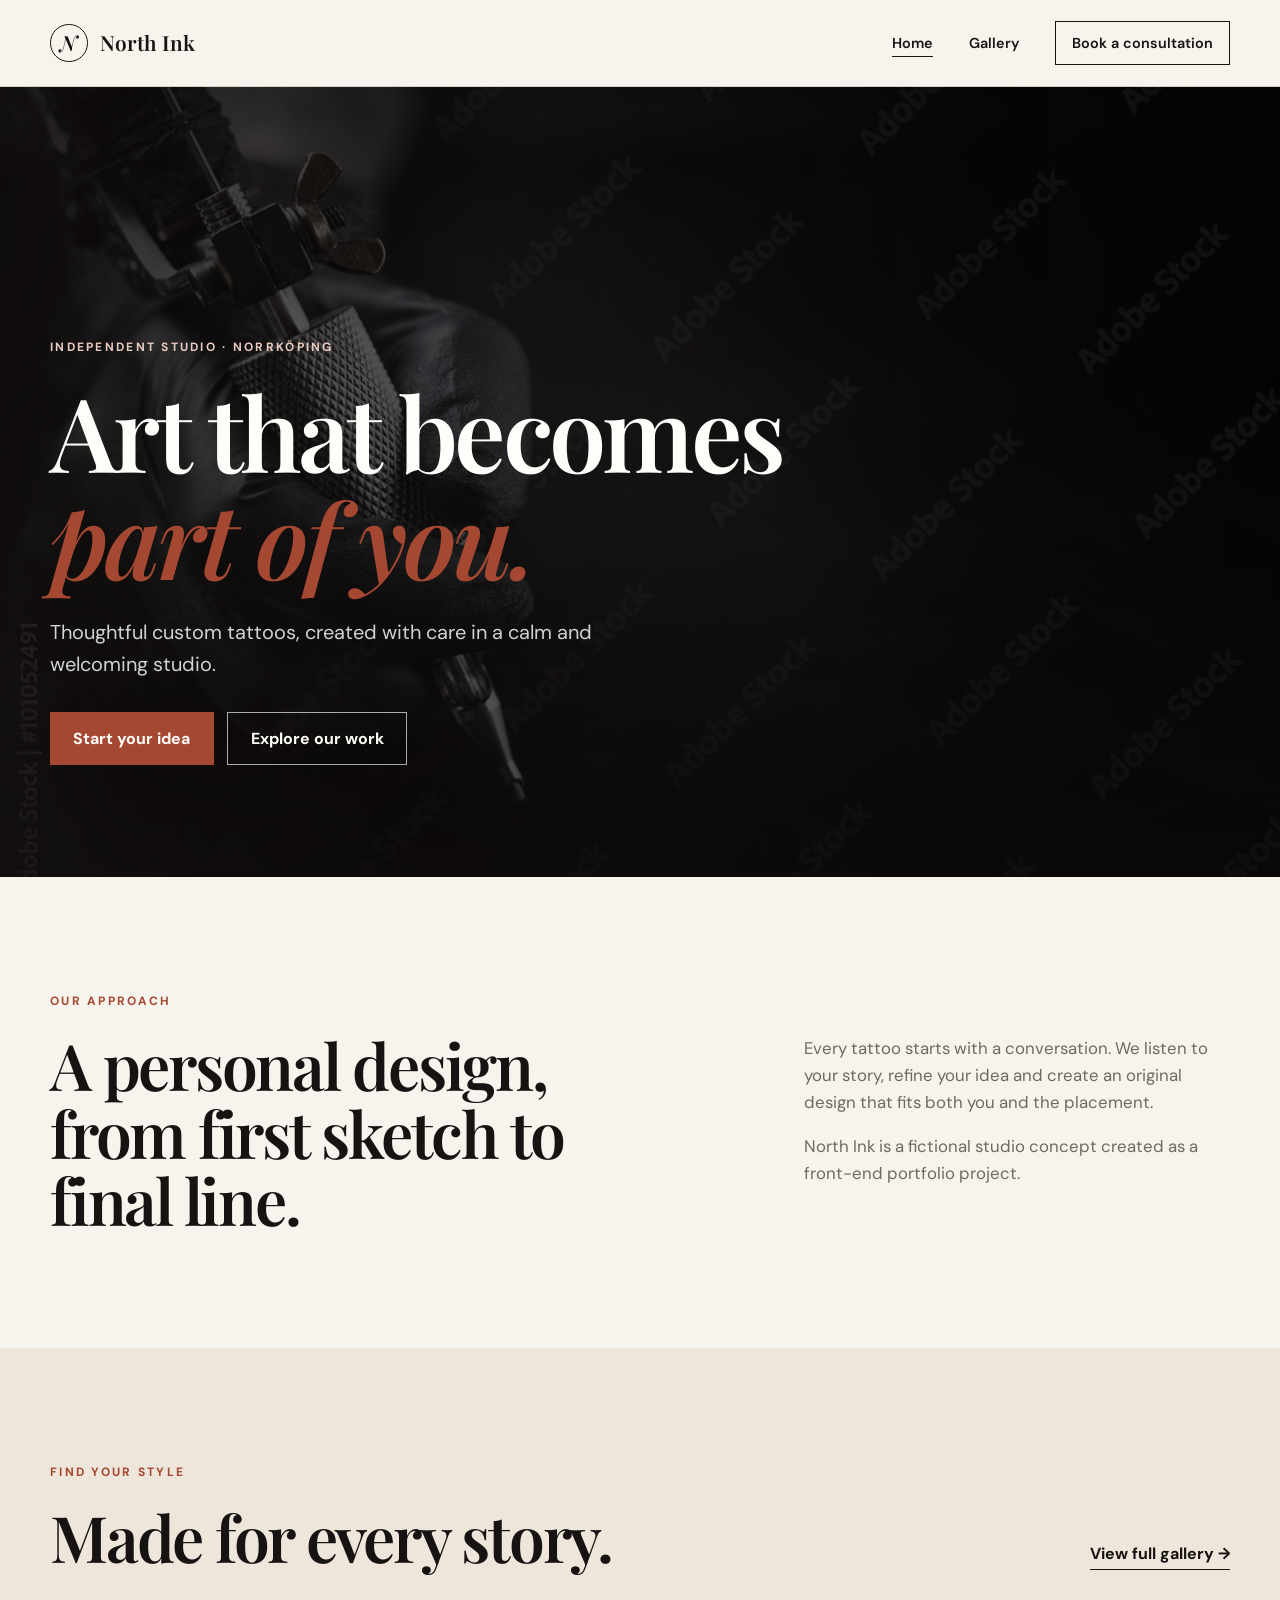
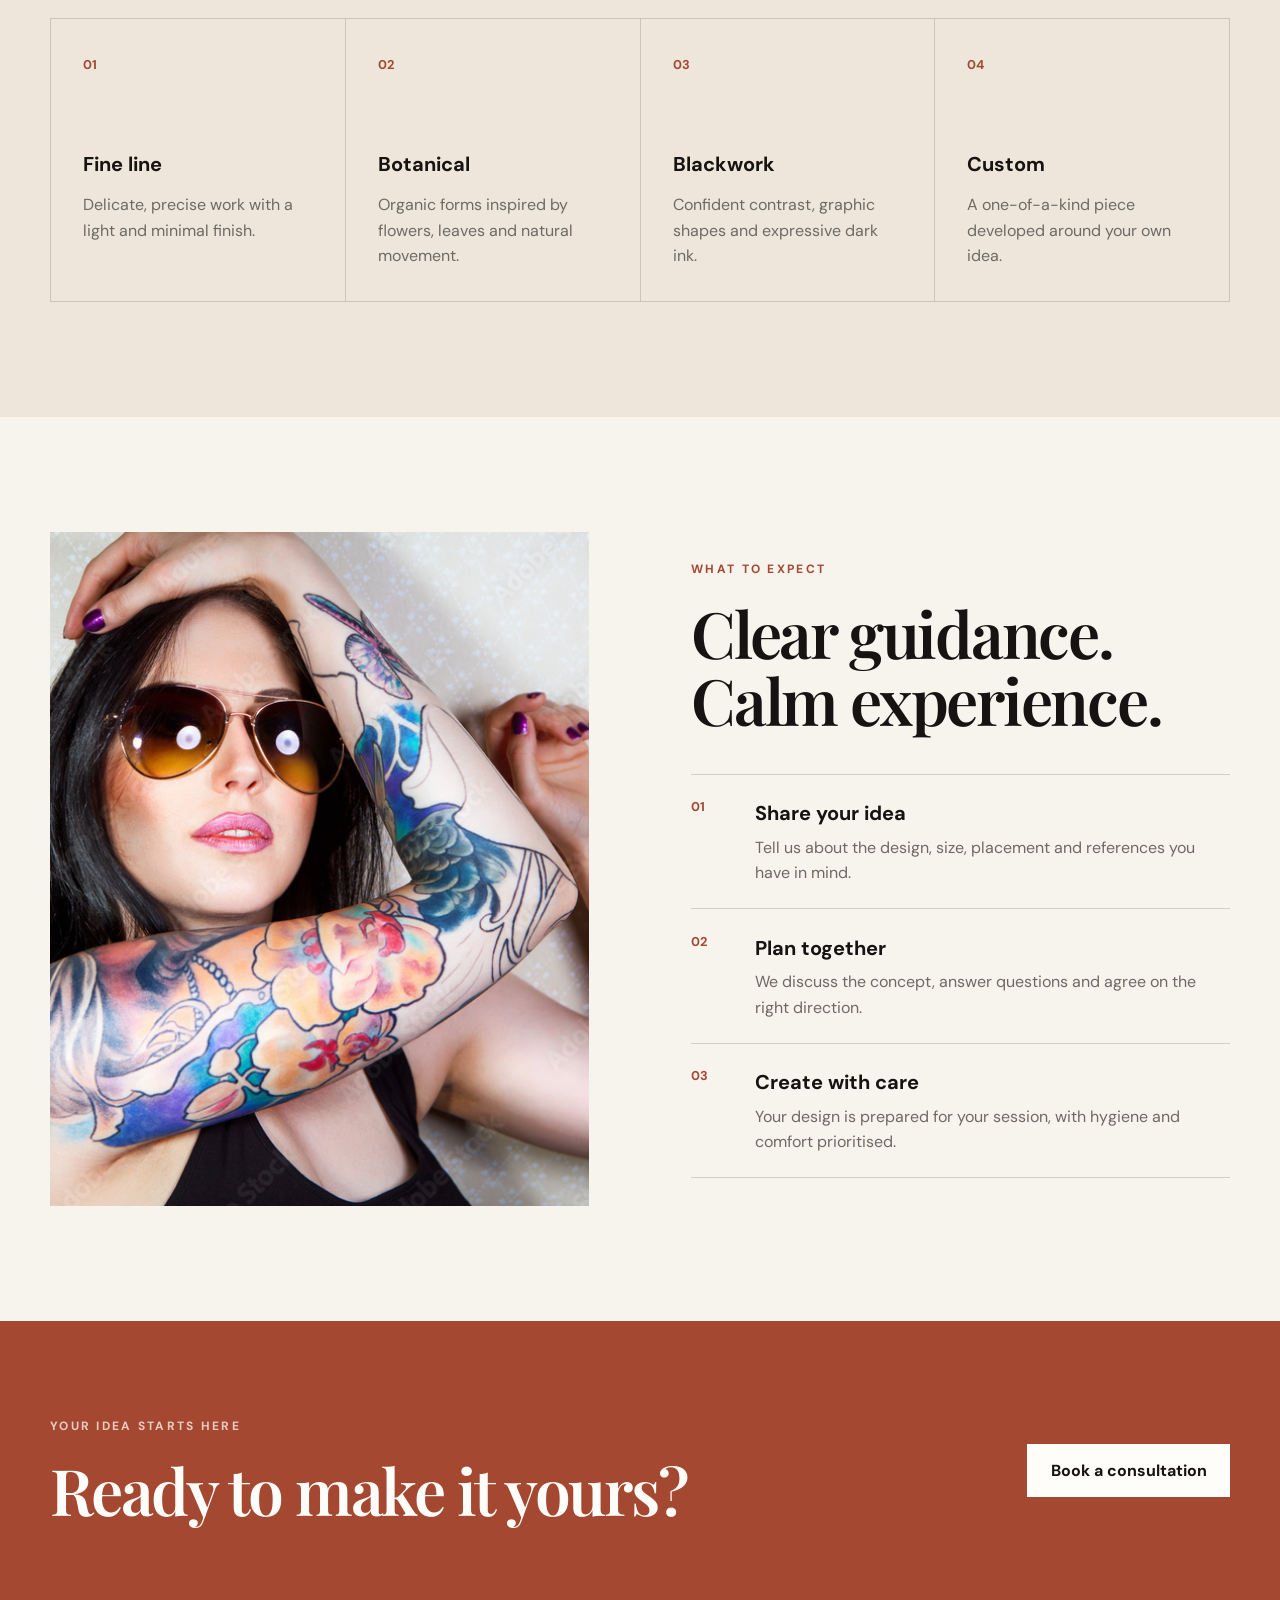
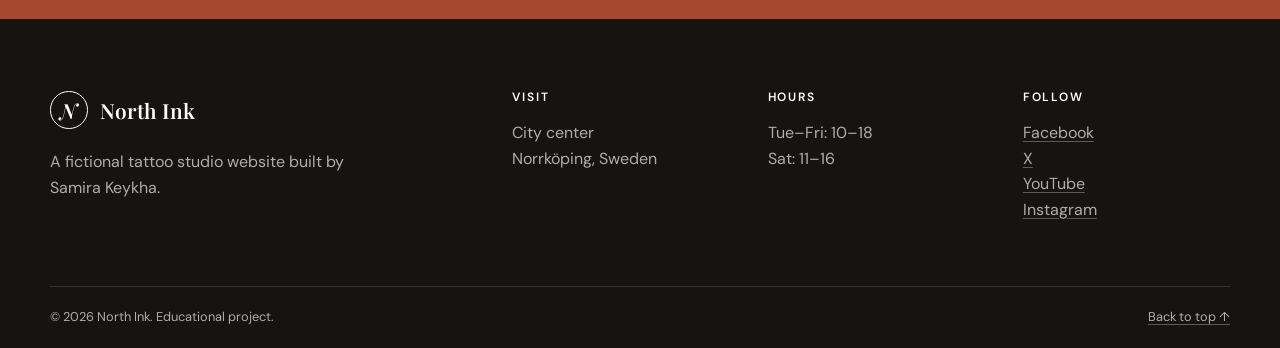
<file: index.html>
<!DOCTYPE html>
<html lang="en">
<head>
  <meta charset="utf-8">
  <meta name="viewport" content="width=device-width, initial-scale=1">
  <meta name="description" content="North Ink is a welcoming concept tattoo studio in Norrköping, Sweden, focused on thoughtful custom designs and safe, inclusive service.">
  <meta name="theme-color" content="#171312">
  <title>North Ink | Tattoo Studio in Norrköping</title>
  <link rel="preconnect" href="https://fonts.googleapis.com">
  <link rel="preconnect" href="https://fonts.gstatic.com" crossorigin>
  <link href="https://fonts.googleapis.com/css2?family=DM+Sans:wght@400;500;600;700&family=Playfair+Display:ital,wght@0,600;1,600&display=swap" rel="stylesheet">
  <link rel="stylesheet" href="assets/css/style.css">
</head>
<body>
  <a class="skip-link" href="#main-content">Skip to main content</a>
  <header class="site-header">
    <div class="container nav-wrap">
      <a class="brand" href="index.html" aria-label="North Ink home">
        <span class="brand-mark" aria-hidden="true">N</span>
        <span>North Ink</span>
      </a>
      <nav aria-label="Main navigation">
        <ul class="nav-list">
          <li><a class="active" aria-current="page" href="index.html">Home</a></li>
          <li><a href="gallery.html">Gallery</a></li>
          <li><a class="nav-cta" href="signup.html">Book a consultation</a></li>
        </ul>
      </nav>
    </div>
  </header>

  <main id="main-content">
    <section class="hero">
      <img class="hero-image" src="assets/images/hero-image.jpg" alt="Tattoo artist creating a detailed design" width="1600" height="900">
      <div class="hero-overlay" aria-hidden="true"></div>
      <div class="container hero-content">
        <p class="eyebrow light">Independent studio · Norrköping</p>
        <h1>Art that becomes<br><em>part of you.</em></h1>
        <p class="hero-copy">Thoughtful custom tattoos, created with care in a calm and welcoming studio.</p>
        <div class="button-row">
          <a class="button button-primary" href="signup.html">Start your idea</a>
          <a class="button button-ghost" href="gallery.html">Explore our work</a>
        </div>
      </div>
    </section>

    <section class="section intro-section">
      <div class="container split-grid">
        <div>
          <p class="eyebrow">Our approach</p>
          <h2>A personal design, from first sketch to final line.</h2>
        </div>
        <div class="body-copy">
          <p>Every tattoo starts with a conversation. We listen to your story, refine your idea and create an original design that fits both you and the placement.</p>
          <p>North Ink is a fictional studio concept created as a front-end portfolio project.</p>
        </div>
      </div>
    </section>

    <section class="section muted-section" aria-labelledby="styles-title">
      <div class="container">
        <div class="section-heading">
          <div>
            <p class="eyebrow">Find your style</p>
            <h2 id="styles-title">Made for every story.</h2>
          </div>
          <a class="text-link" href="gallery.html">View full gallery <span aria-hidden="true">→</span></a>
        </div>
        <div class="style-grid">
          <article class="style-card">
            <span class="card-number">01</span>
            <h3>Fine line</h3>
            <p>Delicate, precise work with a light and minimal finish.</p>
          </article>
          <article class="style-card">
            <span class="card-number">02</span>
            <h3>Botanical</h3>
            <p>Organic forms inspired by flowers, leaves and natural movement.</p>
          </article>
          <article class="style-card">
            <span class="card-number">03</span>
            <h3>Blackwork</h3>
            <p>Confident contrast, graphic shapes and expressive dark ink.</p>
          </article>
          <article class="style-card">
            <span class="card-number">04</span>
            <h3>Custom</h3>
            <p>A one-of-a-kind piece developed around your own idea.</p>
          </article>
        </div>
      </div>
    </section>

    <section class="section feature-section">
      <div class="container feature-grid">
        <div class="feature-image-wrap">
          <img src="assets/images/tat-image.jpg" alt="Detailed black ink tattoo artwork" loading="lazy" width="900" height="1100">
        </div>
        <div class="feature-copy">
          <p class="eyebrow">What to expect</p>
          <h2>Clear guidance. Calm experience.</h2>
          <ol class="process-list">
            <li><span>01</span><div><h3>Share your idea</h3><p>Tell us about the design, size, placement and references you have in mind.</p></div></li>
            <li><span>02</span><div><h3>Plan together</h3><p>We discuss the concept, answer questions and agree on the right direction.</p></div></li>
            <li><span>03</span><div><h3>Create with care</h3><p>Your design is prepared for your session, with hygiene and comfort prioritised.</p></div></li>
          </ol>
        </div>
      </div>
    </section>

    <section class="cta-section">
      <div class="container cta-inner">
        <div>
          <p class="eyebrow light">Your idea starts here</p>
          <h2>Ready to make it yours?</h2>
        </div>
        <a class="button button-light" href="signup.html">Book a consultation</a>
      </div>
    </section>
  </main>

  <footer class="site-footer">
    <div class="container footer-grid">
      <div><a class="brand footer-brand" href="index.html"><span class="brand-mark" aria-hidden="true">N</span><span>North Ink</span></a><p>A fictional tattoo studio website built by Samira Keykha.</p></div>
      <div><h2 class="footer-title">Visit</h2><address>City center<br>Norrköping, Sweden</address></div>
      <div><h2 class="footer-title">Hours</h2><p>Tue–Fri: 10–18<br>Sat: 11–16</p></div>
<div>
  <h2 class="footer-title">Follow</h2>
  <ul class="footer-links">
    <li><a href="https://www.facebook.com/" target="_blank" rel="noopener noreferrer">Facebook</a></li>
    <li><a href="https://x.com/" target="_blank" rel="noopener noreferrer">X</a></li>
    <li><a href="https://www.youtube.com/" target="_blank" rel="noopener noreferrer">YouTube</a></li>
    <li><a href="https://www.instagram.com/" target="_blank" rel="noopener noreferrer">Instagram</a></li>
  </ul>
</div>    </div>
    <div class="container footer-bottom"><p>© 2026 North Ink. Educational project.</p><a href="#main-content">Back to top ↑</a></div>
  </footer>
</body>
</html>
</file>
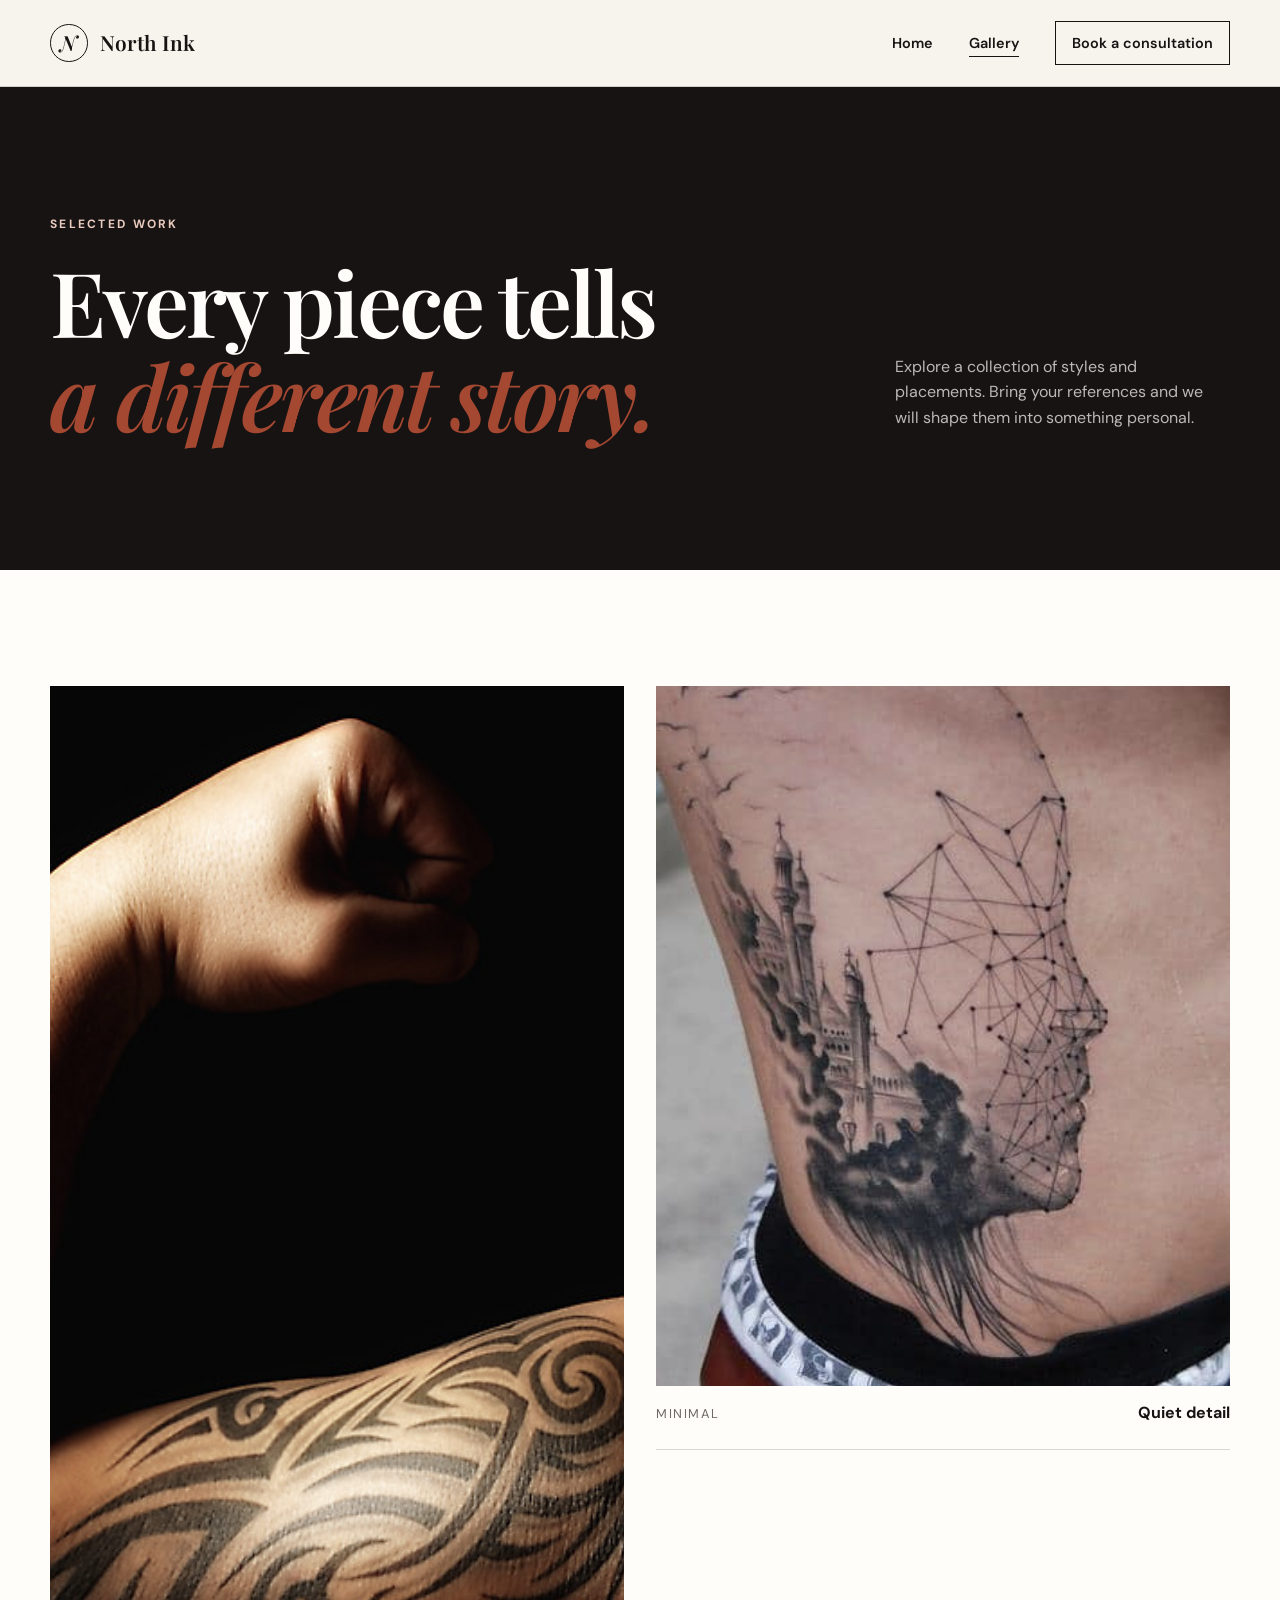
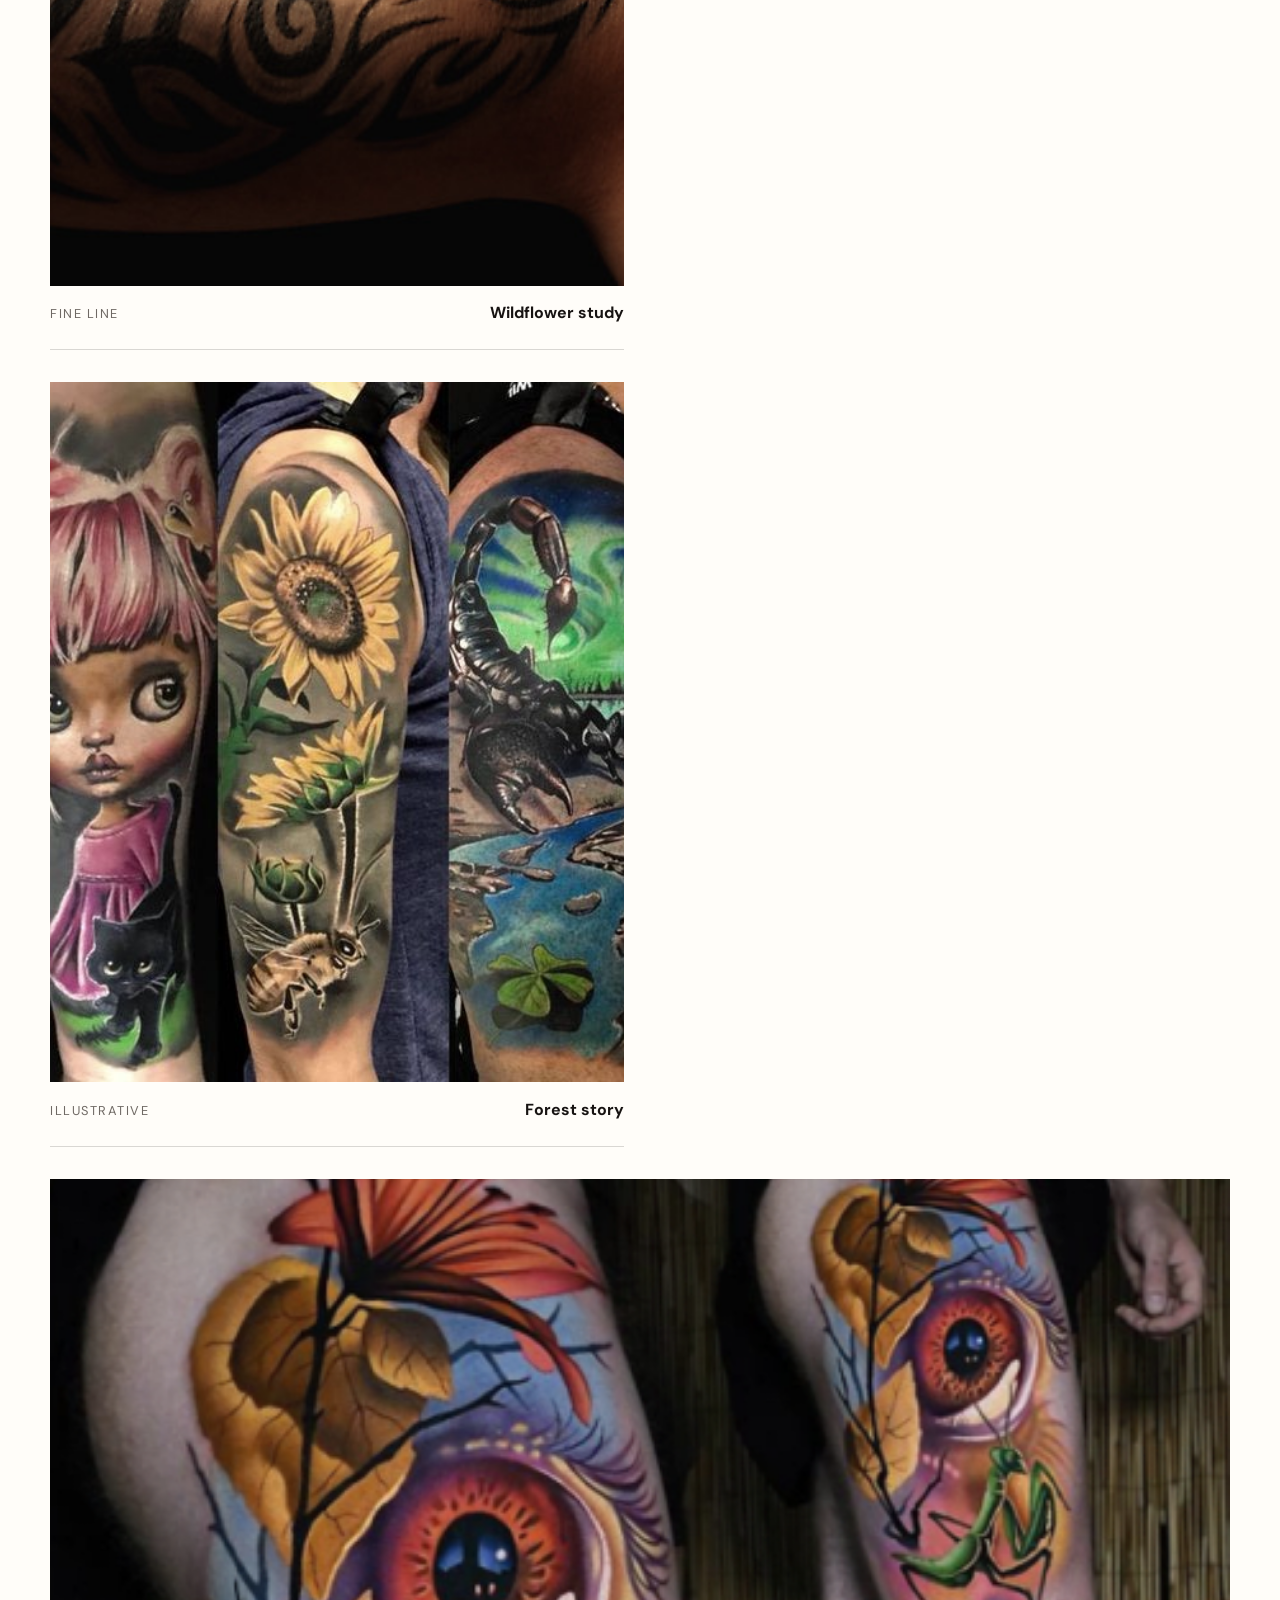
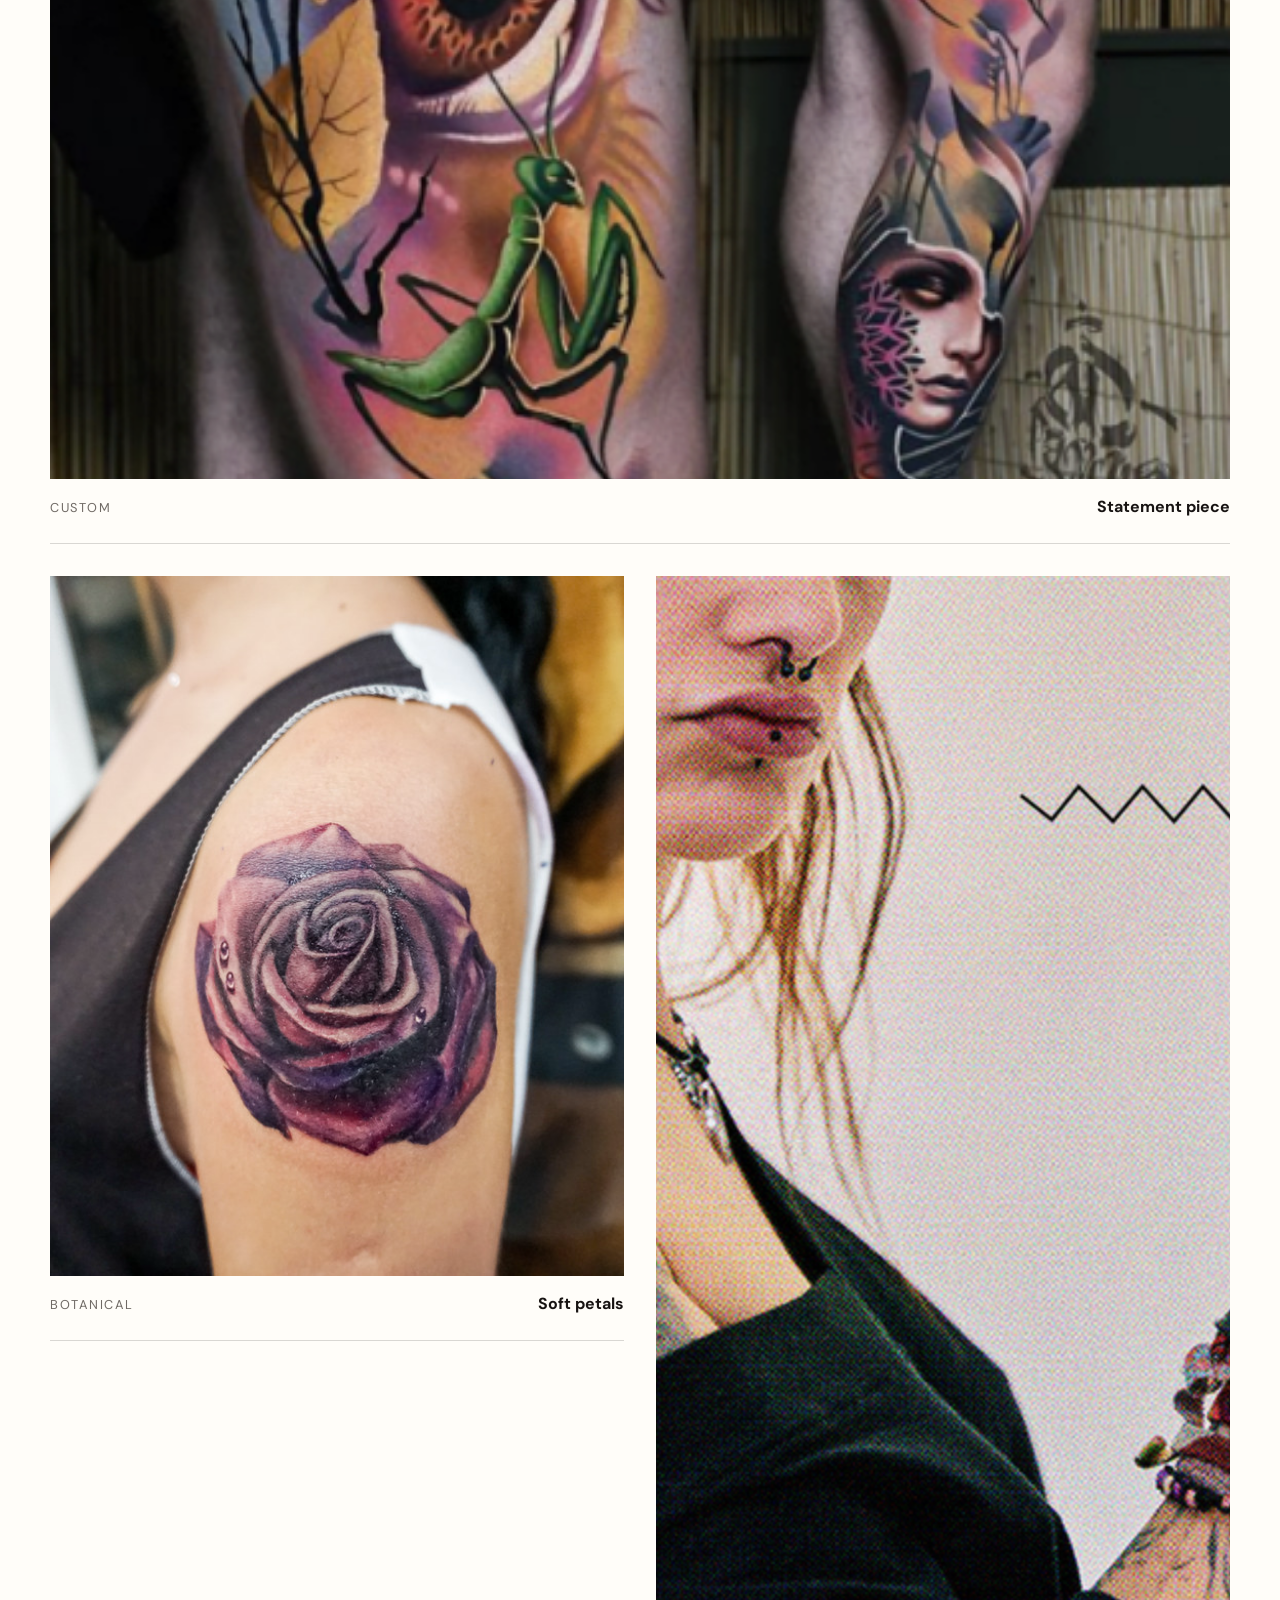
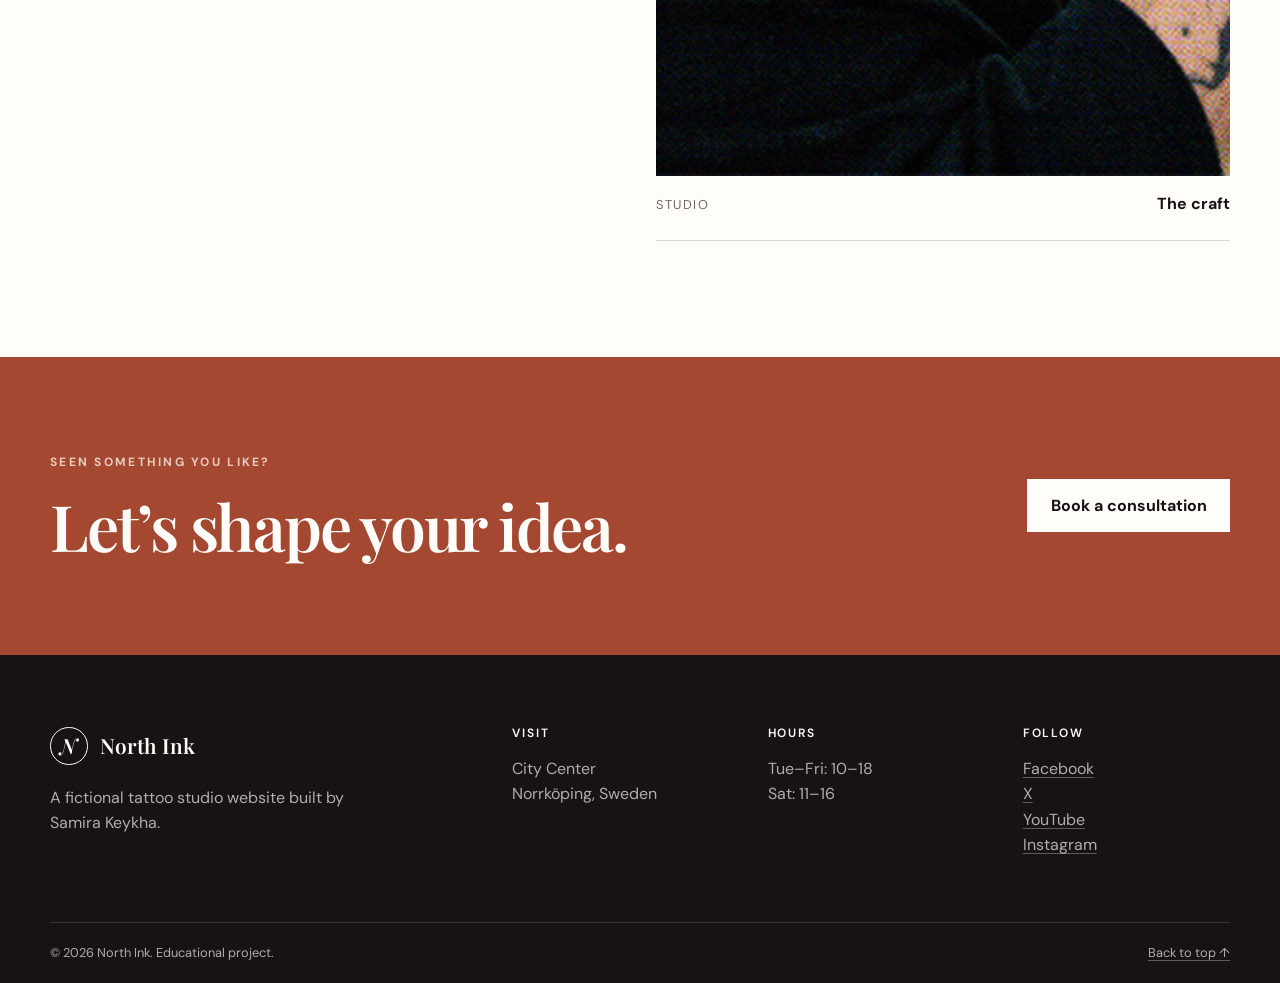
<file: gallery.html>
<!DOCTYPE html>
<html lang="en">

<head>
  <meta charset="utf-8">
  <meta name="viewport" content="width=device-width, initial-scale=1">
  <meta name="description"
    content="Explore the North Ink tattoo gallery and custom tattoo styles in Norrköping, Sweden.">
  <meta name="theme-color" content="#171312">
  <title>Gallery | North Ink</title>
  <link rel="preconnect" href="https://fonts.googleapis.com">
  <link rel="preconnect" href="https://fonts.gstatic.com" crossorigin>
  <link
    href="https://fonts.googleapis.com/css2?family=DM+Sans:wght@400;500;600;700&family=Playfair+Display:ital,wght@0,600;1,600&display=swap"
    rel="stylesheet">
  <link rel="stylesheet" href="assets/css/style.css">
</head>

<body>
  <a class="skip-link" href="#main-content">Skip to main content</a>
  <header class="site-header">
    <div class="container nav-wrap"><a class="brand" href="index.html" aria-label="North Ink home"><span
          class="brand-mark" aria-hidden="true">N</span><span>North Ink</span></a>
      <nav aria-label="Main navigation">
        <ul class="nav-list">
          <li><a href="index.html">Home</a></li>
          <li><a class="active" aria-current="page" href="gallery.html">Gallery</a></li>
          <li><a class="nav-cta" href="signup.html">Book a consultation</a></li>
        </ul>
      </nav>
    </div>
  </header>
  <main id="main-content">
    <section class="page-hero">
      <div class="container page-hero-inner">
        <div>
          <p class="eyebrow light">Selected work</p>
          <h1>Every piece tells<br><em>a different story.</em></h1>
        </div>
        <p>Explore a collection of styles and placements. Bring your references and we will shape them into something
          personal.</p>
      </div>
    </section>
    <section class="section gallery-section" aria-labelledby="gallery-title">
      <div class="container">
        <h2 id="gallery-title" class="visually-hidden">Tattoo gallery</h2>
        <div class="gallery-grid">
          <figure class="gallery-item gallery-tall"><img src="assets/images/art-image.jpg"
              alt="Fine-line floral tattoo on an arm" loading="eager" width="900" height="1200">
            <figcaption><span>Fine line</span><strong>Wildflower study</strong></figcaption>
          </figure>
          <figure class="gallery-item"><img src="assets/images/d-image.jpg" alt="Minimal tattoo detail" loading="lazy"
              width="900" height="700">
            <figcaption><span>Minimal</span><strong>Quiet detail</strong></figcaption>
          </figure>
          <figure class="gallery-item"><img src="assets/images/la-image.jpg" alt="Illustrative tattoo composition"
              loading="lazy" width="900" height="700">
            <figcaption><span>Illustrative</span><strong>Forest story</strong></figcaption>
          </figure>
          <figure class="gallery-item gallery-wide"><img src="assets/images/mas-image.png"
              alt="Large custom thigh tattoo" loading="lazy" width="1400" height="900">
            <figcaption><span>Custom</span><strong>Statement piece</strong></figcaption>
          </figure>
          <figure class="gallery-item"><img src="assets/images/pa-image.jpg" alt="Botanical flower tattoo on an arm"
              loading="lazy" width="900" height="700">
            <figcaption><span>Botanical</span><strong>Soft petals</strong></figcaption>
          </figure>
          <figure class="gallery-item gallery-tall"><img src="assets/images/sa-image.png"
              alt="Professional tattoo machine prepared for a session" loading="lazy" width="900" height="1200">
            <figcaption><span>Studio</span><strong>The craft</strong></figcaption>
          </figure>
        </div>
      </div>
    </section>
    <section class="cta-section">
      <div class="container cta-inner">
        <div>
          <p class="eyebrow light">Seen something you like?</p>
          <h2>Let’s shape your idea.</h2>
        </div><a class="button button-light" href="signup.html">Book a consultation</a>
      </div>
    </section>
  </main>
  <footer class="site-footer">
    <div class="container footer-grid">
      <div><a class="brand footer-brand" href="index.html"><span class="brand-mark"
            aria-hidden="true">N</span><span>North Ink</span></a>
        <p>A fictional tattoo studio website built by Samira Keykha.</p>
      </div>
      <div>
        <h2 class="footer-title">Visit</h2>
        <address>City Center<br>Norrköping, Sweden</address>
      </div>
      <div>
        <h2 class="footer-title">Hours</h2>
        <p>Tue–Fri: 10–18<br>Sat: 11–16</p>
      </div>
      <div>
  <h2 class="footer-title">Follow</h2>
  <ul class="footer-links">
    <li><a href="https://www.facebook.com/" target="_blank" rel="noopener noreferrer">Facebook</a></li>
    <li><a href="https://x.com/" target="_blank" rel="noopener noreferrer">X</a></li>
    <li><a href="https://www.youtube.com/" target="_blank" rel="noopener noreferrer">YouTube</a></li>
    <li><a href="https://www.instagram.com/" target="_blank" rel="noopener noreferrer">Instagram</a></li>
  </ul>
</div>
    </div>
    <div class="container footer-bottom">
      <p>© 2026 North Ink. Educational project.</p><a href="#main-content">Back to top ↑</a>
    </div>
  </footer>
</body>

</html>
</file>
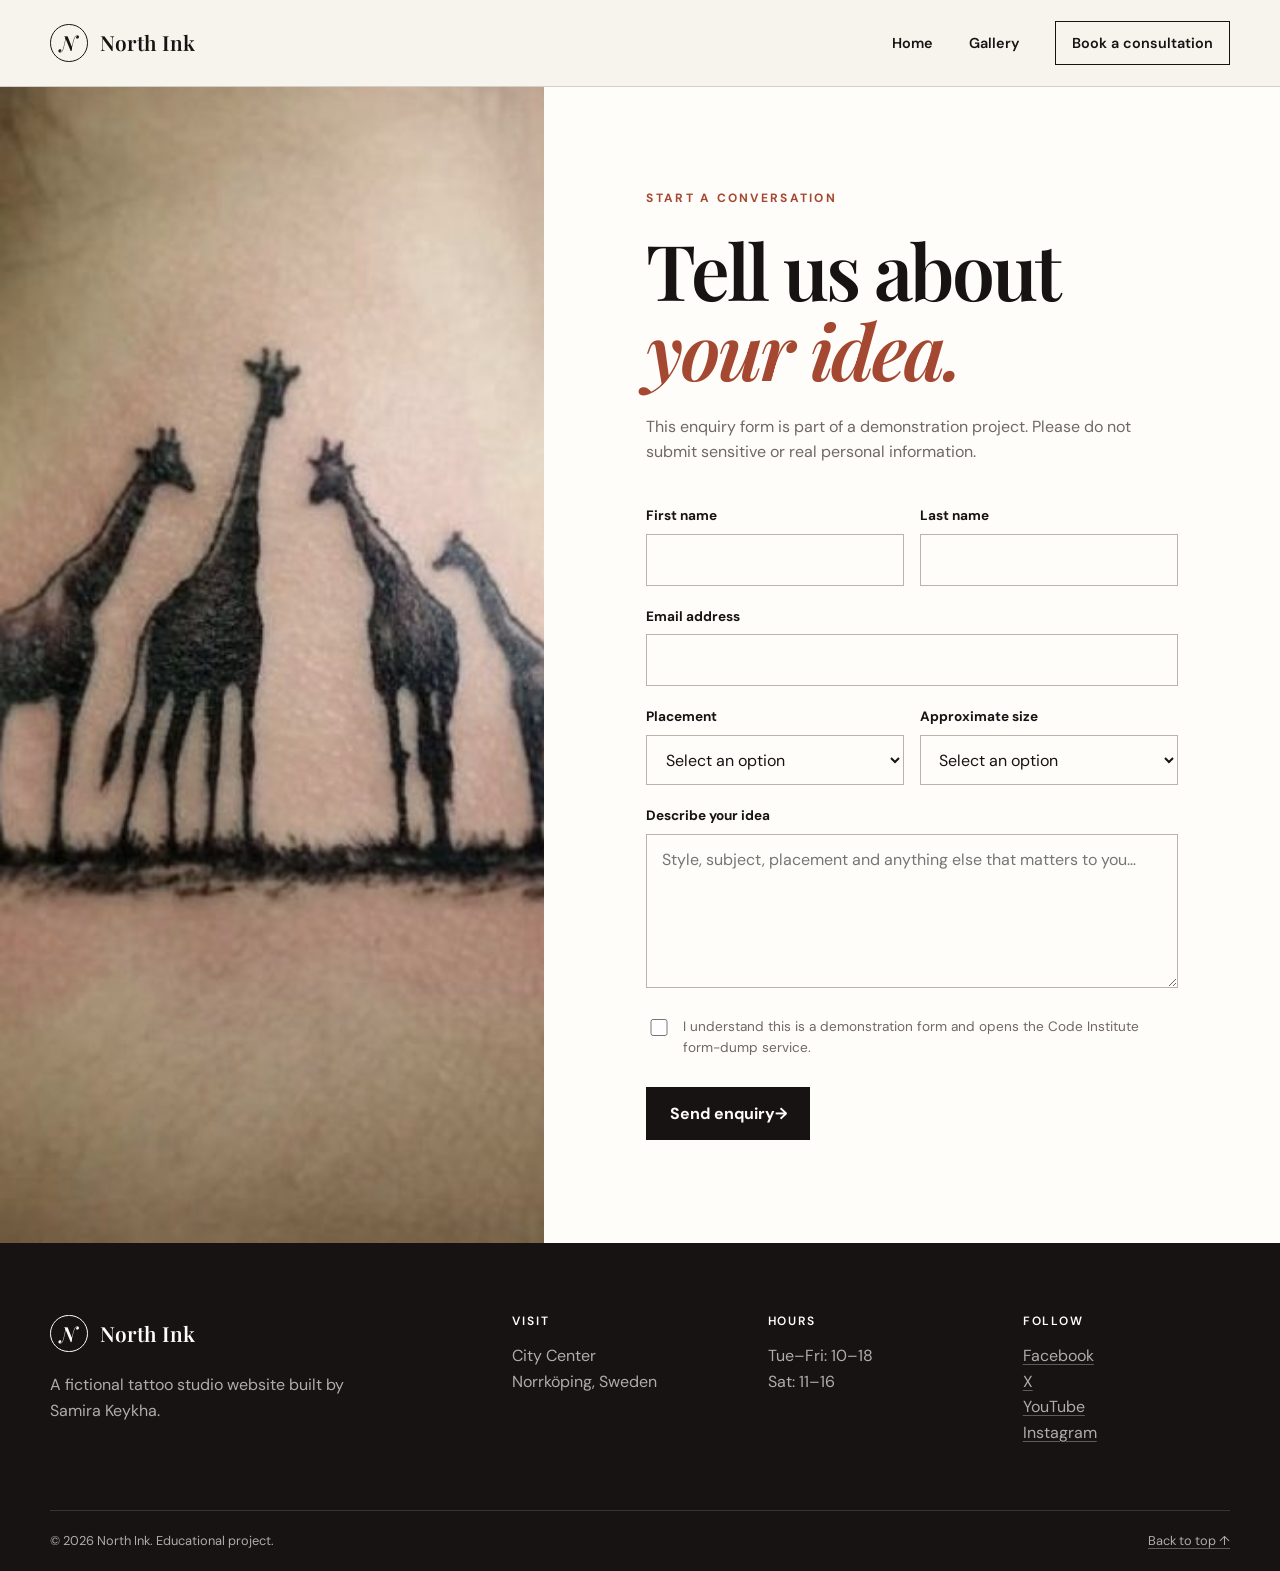
<file: signup.html>
<!DOCTYPE html>
<html lang="en">

<head>
  <meta charset="utf-8">
  <meta name="viewport" content="width=device-width, initial-scale=1">
  <meta name="description" content="Book a tattoo consultation with North Ink in Norrköping, Sweden.">
  <meta name="theme-color" content="#171312">
  <title>Book a Consultation | North Ink Norrköping</title>
  <link rel="preconnect" href="https://fonts.googleapis.com">
  <link rel="preconnect" href="https://fonts.gstatic.com" crossorigin>
  <link
    href="https://fonts.googleapis.com/css2?family=DM+Sans:wght@400;500;600;700&family=Playfair+Display:ital,wght@0,600;1,600&display=swap"
    rel="stylesheet">
  <link rel="stylesheet" href="assets/css/style.css">
</head>

<body>
  <a class="skip-link" href="#main-content">Skip to main content</a>
  <header class="site-header">
    <div class="container nav-wrap"><a class="brand" href="index.html" aria-label="North Ink home"><span
          class="brand-mark" aria-hidden="true">N</span><span>North Ink</span></a>
      <nav aria-label="Main navigation">
        <ul class="nav-list">
          <li><a href="index.html">Home</a></li>
          <li><a href="gallery.html">Gallery</a></li>
          <li><a class="nav-cta active" aria-current="page" href="signup.html">Book a consultation</a></li>
        </ul>
      </nav>
    </div>
  </header>
  <main id="main-content">
    <section class="form-page">
      <div class="form-image"><img src="assets/images/F-Tattoo.jpg" alt="Tattoo artist preparing for a client session"
          width="1000" height="1400"></div>
      <div class="form-panel">
        <div class="form-content">
          <p class="eyebrow">Start a conversation</p>
          <h1>Tell us about<br><em>your idea.</em></h1>
          <p class="form-intro">This enquiry form is part of a demonstration project. Please do not submit sensitive or
            real personal information.</p>
          <form action="https://formdump.codeinstitute.net/" method="post" target="_blank">
            <div class="form-row">
              <div class="field"><label for="first-name">First name</label><input id="first-name" name="first_name"
                  type="text" autocomplete="given-name" required></div>
              <div class="field"><label for="last-name">Last name</label><input id="last-name" name="last_name"
                  type="text" autocomplete="family-name" required></div>
            </div>
            <div class="field"><label for="email">Email address</label><input id="email" name="email" type="email"
                autocomplete="email" required></div>
            <div class="form-row">
              <div class="field"><label for="placement">Placement</label><select id="placement" name="placement"
                  required>
                  <option value="" selected disabled>Select an option</option>
                  <option>Arm</option>
                  <option>Leg</option>
                  <option>Back</option>
                  <option>Torso</option>
                  <option>Other / unsure</option>
                </select></div>
              <div class="field"><label for="size">Approximate size</label><select id="size" name="size" required>
                  <option value="" selected disabled>Select an option</option>
                  <option>Small (under 5 cm)</option>
                  <option>Medium (5–15 cm)</option>
                  <option>Large (over 15 cm)</option>
                  <option>Not sure</option>
                </select></div>
            </div>
            <div class="field"><label for="idea">Describe your idea</label><textarea id="idea" name="idea" rows="5"
                placeholder="Style, subject, placement and anything else that matters to you…" required></textarea>
            </div>
            <div class="checkbox-field"><input id="consent" name="consent" type="checkbox" required><label
                for="consent">I understand this is a demonstration form and opens the Code Institute form-dump
                service.</label></div>
            <button class="button button-dark" type="submit">Send enquiry <span aria-hidden="true">→</span></button>
          </form>
        </div>
      </div>
    </section>
  </main>
  <footer class="site-footer">
    <div class="container footer-grid">
      <div><a class="brand footer-brand" href="index.html"><span class="brand-mark"
            aria-hidden="true">N</span><span>North Ink</span></a>
        <p>A fictional tattoo studio website built by Samira Keykha.</p>
      </div>
      <div>
        <h2 class="footer-title">Visit</h2>
        <address>City Center<br>Norrköping, Sweden</address>
      </div>
      <div>
        <h2 class="footer-title">Hours</h2>
        <p>Tue–Fri: 10–18<br>Sat: 11–16</p>
      </div>
      <div>
  <h2 class="footer-title">Follow</h2>
  <ul class="footer-links">
    <li><a href="https://www.facebook.com/" target="_blank" rel="noopener noreferrer">Facebook</a></li>
    <li><a href="https://x.com/" target="_blank" rel="noopener noreferrer">X</a></li>
    <li><a href="https://www.youtube.com/" target="_blank" rel="noopener noreferrer">YouTube</a></li>
    <li><a href="https://www.instagram.com/" target="_blank" rel="noopener noreferrer">Instagram</a></li>
  </ul>
</div>
      </div>
  
    <div class="container footer-bottom">
      <p>© 2026 North Ink. Educational project.</p><a href="#main-content">Back to top ↑</a>
    </div>
  </footer>
</body>

</html>
</file>
<file: assets/css/style.css>
:root {
  --ink: #171312;
  --paper: #f7f3ed;
  --white: #fffdf9;
  --sand: #ded2c3;
  --clay: #a54832;
  --muted: #6f6964;
  --line: rgba(23, 19, 18, 0.16);
  --max-width: 1180px;
}

* {
  box-sizing: border-box;
}

html {
  scroll-behavior: smooth;
}

body {
  margin: 0;
  background: var(--paper);
  color: var(--ink);
  font-family: "DM Sans", sans-serif;
  line-height: 1.6;
}

img {
  display: block;
  max-width: 100%;
}

a {
  color: inherit;
}

button,
input,
select,
textarea {
  font: inherit;
}

h1,
h2,
h3,
p {
  margin-top: 0;
}

h1,
h2 {
  font-family: "Playfair Display", Georgia, serif;
  font-weight: 600;
  line-height: 1.05;
  letter-spacing: -0.035em;
}

h1 {
  font-size: clamp(3.25rem, 8vw, 7rem);
}

h2 {
  font-size: clamp(2.4rem, 5vw, 4.5rem);
}

h3 {
  font-size: 1.25rem;
}

em {
  color: var(--clay);
  font-weight: 600;
}

.container {
  width: min(calc(100% - 3rem), var(--max-width));
  margin-inline: auto;
}

.section {
  padding: clamp(5rem, 9vw, 9rem) 0;
}

.skip-link {
  position: fixed;
  z-index: 100;
  top: 1rem;
  left: 1rem;
  padding: .75rem 1rem;
  transform: translateY(-200%);
  background: var(--white);
  color: var(--ink);
}

.skip-link:focus {
  transform: translateY(0);
}

.visually-hidden {
  position: absolute;
  width: 1px;
  height: 1px;
  padding: 0;
  margin: -1px;
  overflow: hidden;
  clip: rect(0, 0, 0, 0);
  white-space: nowrap;
  border: 0;
}

.site-header {
  position: relative;
  z-index: 10;
  background: var(--paper);
  border-bottom: 1px solid var(--line);
}

.nav-wrap {
  min-height: 86px;
  display: flex;
  align-items: center;
  justify-content: space-between;
  gap: 2rem;
}

.brand {
  display: inline-flex;
  align-items: center;
  gap: .75rem;
  color: var(--ink);
  font-family: "Playfair Display", serif;
  font-size: 1.3rem;
  font-weight: 600;
  text-decoration: none;
}

.brand-mark {
  display: grid;
  width: 2.35rem;
  aspect-ratio: 1;
  place-items: center;
  border: 1px solid currentColor;
  border-radius: 50%;
  font-style: italic;
}

.nav-list {
  display: flex;
  align-items: center;
  gap: clamp(1rem, 3vw, 2.25rem);
  margin: 0;
  padding: 0;
  list-style: none;
}

.nav-list a {
  position: relative;
  padding: .5rem 0;
  color: var(--ink);
  font-size: .9rem;
  font-weight: 600;
  text-decoration: none;
}

.nav-list a:not(.nav-cta)::after {
  position: absolute;
  right: 0;
  bottom: .2rem;
  left: 0;
  height: 1px;
  content: "";
  transform: scaleX(0);
  background: currentColor;
  transition: transform .2s ease;
}

.nav-list a:hover::after,
.nav-list a:focus-visible::after,
.nav-list a.active::after {
  transform: scaleX(1);
}

.nav-list .nav-cta {
  padding: .75rem 1rem;
  border: 1px solid var(--ink);
}

.nav-list .nav-cta:hover,
.nav-list .nav-cta:focus-visible {
  background: var(--ink);
  color: var(--white);
}

.hero {
  position: relative;
  min-height: min(790px, calc(100svh - 86px));
  display: grid;
  align-items: end;
  overflow: hidden;
  background: var(--ink);
  color: var(--white);
}

.hero-image,
.hero-overlay {
  position: absolute;
  inset: 0;
  width: 100%;
  height: 100%;
}

.hero-image {
  object-fit: cover;
  object-position: center 38%;
  animation: reveal 1.1s ease-out both;
}

.hero-overlay {
  background: linear-gradient(90deg, rgba(15, 12, 11, .88) 0%, rgba(15, 12, 11, .48) 50%, rgba(15, 12, 11, .12) 100%), linear-gradient(0deg, rgba(15, 12, 11, .5), transparent 60%);
}

.hero-content {
  position: relative;
  z-index: 1;
  padding-top: 7rem;
  padding-bottom: clamp(4rem, 9vw, 7rem);
}

.hero h1,
.page-hero h1 {
  max-width: 950px;
  margin-bottom: 1.5rem;
  color: var(--white);
}

.hero-copy {
  max-width: 570px;
  margin-bottom: 2rem;
  color: rgba(255, 255, 255, .82);
  font-size: clamp(1.05rem, 2vw, 1.25rem);
}

.eyebrow {
  margin-bottom: 1.25rem;
  color: var(--clay);
  font-size: .75rem;
  font-weight: 700;
  letter-spacing: .19em;
  text-transform: uppercase;
}

.eyebrow.light {
  color: #e9cbbf;
}

.button-row {
  display: flex;
  flex-wrap: wrap;
  gap: .85rem;
}

.button {
  display: inline-flex;
  min-height: 50px;
  align-items: center;
  justify-content: center;
  padding: .8rem 1.4rem;
  border: 1px solid transparent;
  font-weight: 700;
  text-decoration: none;
  transition: transform .2s ease, background .2s ease, color .2s ease;
}

.button:hover,
.button:focus-visible {
  transform: translateY(-2px);
}

.button-primary {
  background: var(--clay);
  color: var(--white);
}

.button-primary:hover,
.button-primary:focus-visible {
  background: #bd543c;
}

.button-ghost {
  border-color: rgba(255, 255, 255, .65);
  color: var(--white);
}

.button-ghost:hover,
.button-ghost:focus-visible {
  background: var(--white);
  color: var(--ink);
}

.button-light {
  background: var(--white);
  color: var(--ink);
}

.button-dark {
  cursor: pointer;
  background: var(--ink);
  color: var(--white);
}

.split-grid {
  display: grid;
  grid-template-columns: 1.2fr .8fr;
  gap: clamp(3rem, 9vw, 8rem);
  align-items: start;
}

.split-grid h2 {
  max-width: 700px;
  margin-bottom: 0;
}

.body-copy {
  padding-top: 2.7rem;
  color: var(--muted);
  font-size: 1.05rem;
}

.body-copy p:last-child {
  margin-bottom: 0;
}

.muted-section {
  background: #eee6db;
}

.section-heading {
  display: flex;
  align-items: end;
  justify-content: space-between;
  gap: 2rem;
  margin-bottom: 3rem;
}

.section-heading h2 {
  margin-bottom: 0;
}

.text-link {
  flex: none;
  padding-bottom: .15rem;
  border-bottom: 1px solid currentColor;
  font-weight: 700;
  text-decoration: none;
}

.style-grid {
  display: grid;
  grid-template-columns: repeat(4, 1fr);
  border-top: 1px solid var(--line);
  border-left: 1px solid var(--line);
}

.style-card {
  min-height: 280px;
  padding: 2rem;
  border-right: 1px solid var(--line);
  border-bottom: 1px solid var(--line);
}

.style-card h3 {
  margin-top: 4.5rem;
  margin-bottom: .75rem;
}

.style-card p {
  margin-bottom: 0;
  color: var(--muted);
}

.card-number {
  color: var(--clay);
  font-size: .8rem;
  font-weight: 700;
}

.feature-grid {
  display: grid;
  grid-template-columns: minmax(0, 1fr) minmax(0, 1fr);
  gap: clamp(3rem, 8vw, 7rem);
  align-items: center;
}

.feature-image-wrap {
  aspect-ratio: 4 / 5;
  overflow: hidden;
}

.feature-image-wrap img {
  width: 100%;
  height: 100%;
  object-fit: cover;
}

.feature-copy h2 {
  margin-bottom: 2.5rem;
}

.process-list {
  margin: 0;
  padding: 0;
  list-style: none;
}

.process-list li {
  display: grid;
  grid-template-columns: 3rem 1fr;
  gap: 1rem;
  padding: 1.4rem 0;
  border-top: 1px solid var(--line);
}

.process-list li:last-child {
  border-bottom: 1px solid var(--line);
}

.process-list span {
  color: var(--clay);
  font-size: .8rem;
  font-weight: 700;
}

.process-list h3 {
  margin-bottom: .35rem;
}

.process-list p {
  margin-bottom: 0;
  color: var(--muted);
}

.cta-section {
  padding: clamp(4rem, 8vw, 6rem) 0;
  background: var(--clay);
  color: var(--white);
}

.cta-inner {
  display: flex;
  align-items: center;
  justify-content: space-between;
  gap: 2rem;
}

.cta-inner h2 {
  margin-bottom: 0;
  color: var(--white);
}

.page-hero {
  padding: clamp(5rem, 10vw, 9rem) 0;
  background: var(--ink);
  color: var(--white);
}

.not-found {
  min-height: 100svh;
  display: grid;
  place-items: center;
  text-align: center;
}

.page-hero-inner {
  display: grid;
  grid-template-columns: 1.4fr .6fr;
  gap: 4rem;
  align-items: end;
}

.page-hero h1 {
  margin-bottom: 0;
  font-size: clamp(3.2rem, 7vw, 6.5rem);
}

.page-hero-inner>p {
  max-width: 450px;
  margin-bottom: .75rem;
  color: rgba(255, 255, 255, .7);
}

.gallery-section {
  background: var(--white);
}

.gallery-grid {
  display: grid;
  grid-template-columns: repeat(2, 1fr);
  gap: 2rem;
  align-items: start;
}

.gallery-item {
  margin: 0;
}

.gallery-item img {
  width: 100%;
  aspect-ratio: 4 / 3;
  object-fit: cover;
  filter: saturate(.82);
  transition: filter .3s ease, transform .3s ease;
}

.gallery-tall img {
  aspect-ratio: 4 / 5;
}

.gallery-wide {
  grid-column: 1 / -1;
}

.gallery-wide img {
  aspect-ratio: 16 / 8;
}

.gallery-item:hover img {
  filter: saturate(1);
  transform: scale(1.01);
}

.gallery-item figcaption {
  display: flex;
  align-items: baseline;
  justify-content: space-between;
  gap: 1rem;
  padding: .9rem 0 1.5rem;
  border-bottom: 1px solid var(--line);
}

.gallery-item figcaption span {
  color: var(--muted);
  font-size: .8rem;
  text-transform: uppercase;
  letter-spacing: .12em;
}

.form-page {
  min-height: 800px;
  display: grid;
  grid-template-columns: .85fr 1.15fr;
  background: var(--white);
}

.form-image {
  position: relative;
  min-height: 100%;
}

.form-image img {
  position: absolute;
  inset: 0;
  width: 100%;
  height: 100%;
  object-fit: cover;
  filter: saturate(.75);
}

.form-panel {
  display: flex;
  align-items: center;
  padding: clamp(4rem, 8vw, 7rem);
}

.form-content {
  width: min(100%, 700px);
}

.form-content h1 {
  margin-bottom: 1.5rem;
  font-size: clamp(3.2rem, 6vw, 5.5rem);
}

.form-intro {
  max-width: 620px;
  margin-bottom: 2.5rem;
  color: var(--muted);
}

.form-row {
  display: grid;
  grid-template-columns: repeat(2, 1fr);
  gap: 1rem;
}

.field {
  margin-bottom: 1.25rem;
}

.field label {
  display: block;
  margin-bottom: .45rem;
  font-size: .85rem;
  font-weight: 700;
}

.field input,
.field select,
.field textarea {
  width: 100%;
  min-height: 50px;
  padding: .75rem .9rem;
  border: 1px solid #bbb2a9;
  border-radius: 0;
  background: var(--white);
  color: var(--ink);
}

.field textarea {
  min-height: 130px;
  resize: vertical;
}

.field input:focus,
.field select:focus,
.field textarea:focus {
  outline: 3px solid rgba(165, 72, 50, .22);
  border-color: var(--clay);
}

.checkbox-field {
  display: grid;
  grid-template-columns: auto 1fr;
  gap: .75rem;
  align-items: start;
  margin: .25rem 0 1.75rem;
  color: var(--muted);
  font-size: .85rem;
}

.checkbox-field input {
  width: 1.1rem;
  height: 1.1rem;
  margin-top: .2rem;
  accent-color: var(--clay);
}

.site-footer {
  padding-top: 4.5rem;
  background: var(--ink);
  color: rgba(255, 255, 255, .65);
}

.footer-grid {
  display: grid;
  grid-template-columns: 2fr repeat(3, 1fr);
  gap: 3rem;
  padding-bottom: 4rem;
}

.footer-brand {
  margin-bottom: 1.25rem;
  color: var(--white);
}

.footer-grid p,
.footer-grid address {
  margin-bottom: 0;
  font-style: normal;
}

.footer-grid>div:first-child p {
  max-width: 330px;
}

.footer-title {
  margin-bottom: 1rem;
  color: var(--white);
  font-family: "DM Sans", sans-serif;
  font-size: .75rem;
  letter-spacing: .15em;
  text-transform: uppercase;
}

.footer-links {
  margin: 0;
  padding: 0;
  list-style: none;
}

.footer-links a,
.footer-bottom a {
  text-decoration-color: rgba(255, 255, 255, .3);
  text-underline-offset: .2em;
}

.footer-links a:hover,
.footer-links a:focus-visible,
.footer-bottom a:hover,
.footer-bottom a:focus-visible {
  color: var(--white);
}

.footer-bottom {
  display: flex;
  justify-content: space-between;
  gap: 1rem;
  padding: 1.25rem 0;
  border-top: 1px solid rgba(255, 255, 255, .14);
  font-size: .8rem;
}

.footer-bottom p {
  margin-bottom: 0;
}

@keyframes reveal {
  from {
    transform: scale(1.04);
    opacity: .75;
  }

  to {
    transform: scale(1);
    opacity: 1;
  }
}

@media (prefers-reduced-motion: reduce) {
  html {
    scroll-behavior: auto;
  }

  *,
  *::before,
  *::after {
    animation-duration: .01ms !important;
    transition-duration: .01ms !important;
  }
}

@media (max-width: 900px) {

  .split-grid,
  .feature-grid,
  .page-hero-inner {
    grid-template-columns: 1fr;
  }

  .body-copy {
    padding-top: 0;
  }

  .style-grid {
    grid-template-columns: repeat(2, 1fr);
  }

  .page-hero-inner {
    gap: 1.5rem;
  }

  .form-page {
    grid-template-columns: 1fr;
  }

  .form-image {
    min-height: 460px;
  }

  .form-image img {
    position: absolute;
  }

  .footer-grid {
    grid-template-columns: 2fr 1fr 1fr;
  }

  .footer-grid>div:last-child {
    grid-column: 2;
  }
}

@media (max-width: 640px) {
  .container {
    width: min(calc(100% - 2rem), var(--max-width));
  }

  .nav-wrap {
    min-height: auto;
    flex-direction: column;
    align-items: stretch;
    padding-top: 1rem;
    padding-bottom: 1rem;
  }

  .brand {
    align-self: flex-start;
  }

  .nav-list {
    justify-content: space-between;
    gap: .65rem;
  }

  .nav-list a {
    font-size: .78rem;
  }

  .nav-list .nav-cta {
    padding: .55rem .65rem;
  }

  .hero {
    min-height: 680px;
  }

  .hero-overlay {
    background: linear-gradient(0deg, rgba(15, 12, 11, .88) 0%, rgba(15, 12, 11, .25) 100%);
  }

  .hero-content {
    padding-bottom: 3.5rem;
  }

  .section {
    padding: 4.5rem 0;
  }

  .section-heading,
  .cta-inner {
    align-items: flex-start;
    flex-direction: column;
  }

  .style-grid {
    grid-template-columns: 1fr;
  }

  .style-card {
    min-height: 220px;
  }

  .style-card h3 {
    margin-top: 2.5rem;
  }

  .gallery-grid {
    grid-template-columns: 1fr;
    gap: 1rem;
  }

  .gallery-wide {
    grid-column: auto;
  }

  .gallery-wide img {
    aspect-ratio: 4 / 3;
  }

  .form-image {
    min-height: 340px;
  }

  .form-panel {
    padding: 4rem 1rem;
  }

  .form-row {
    grid-template-columns: 1fr;
    gap: 0;
  }

  .footer-grid {
    grid-template-columns: 1fr 1fr;
    gap: 2.5rem 1.5rem;
  }

  .footer-grid>div:first-child {
    grid-column: 1 / -1;
  }

  .footer-grid>div:last-child {
    grid-column: auto;
  }

  .footer-bottom {
    flex-direction: column;
  }
}
</file>
